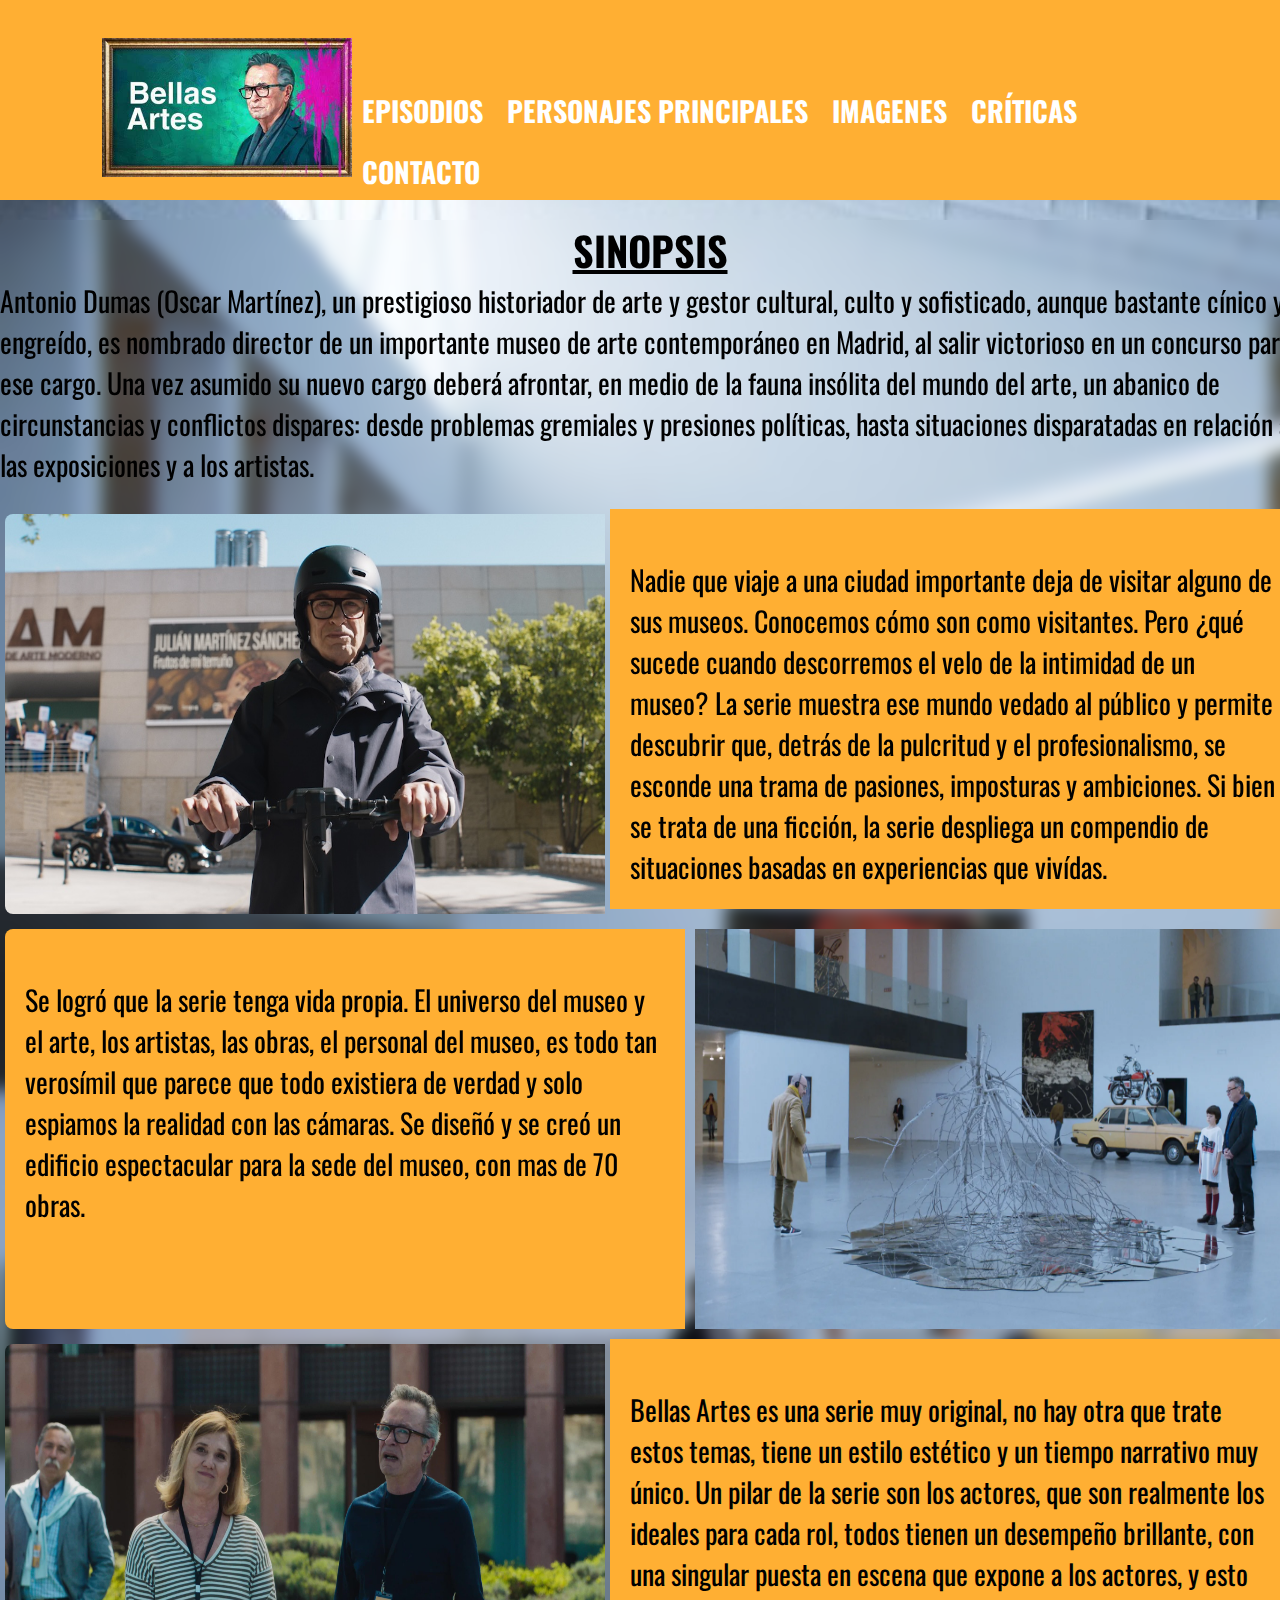
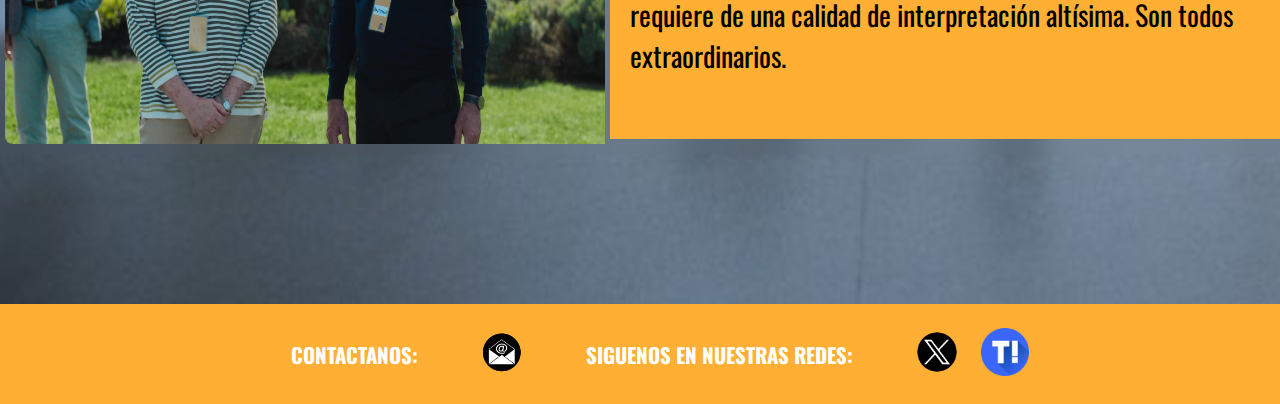
<file: index.html>
<!DOCTYPE html>
<html lang ="es">
 	<head>
		<meta charset="utf-8">
		<meta http-equiv>
		<meta name="viewport" content="width=device-width, initial-scale=1">
		<title> Serie | Bellas Artes </title>
		<link rel="preconnect" href="https://fonts.googleapis.com">
		<link rel="preconnect" href="https://fonts.gstatic.com" crossorigin>
		<link href="https://fonts.googleapis.com/css2?family=Oswald:wght@200&display=swap" rel="stylesheet">
		<link rel="stylesheet" href="https://cdnjs.cloudflare.com/ajax/libs/font-awesome/4.7.0/css/font-awesome.min.css">
		<link rel="stylesheet" type="text/css" href="css/sty.css"/>
 	</head>
	<body>
 		<header>
    	<div>
				<a href= "index.html"><img src="images/logo-ba.jpg" alt= "logo-inicio"></a> 	
    	</div>
				<a href="javascript:void(0);" class="icon" onclick="menuh()"><i class="fa fa-bars"></i></a>
    	<nav class ="" id="menu_h">
   			<ul>
	  			<li><a href="episodios.html">EPISODIOS</a></li>
				<li><a href="persprin.html">PERSONAJES PRINCIPALES</a></li>
	  			<li><a href="galeria.html">IMAGENES</a/></li>
	  			<li><a href="criticas.html">CRÍTICAS</a></li>
				<li><a href="contacto.html">CONTACTO</a></li>
	  		</ul>			
    	</nav>
  	</header>
  	<section>
  		<h1>SINOPSIS</h1>
  		<p>Antonio Dumas (Oscar Martínez), un prestigioso historiador de arte y gestor cultural, culto y sofisticado, aunque bastante cínico y engreído, es nombrado director de un importante museo de arte contemporáneo en Madrid, al salir victorioso en un concurso para ese cargo. Una vez asumido su nuevo cargo deberá afrontar, en medio de la fauna insólita del mundo del arte, un abanico de circunstancias y conflictos dispares: desde problemas gremiales y presiones políticas, hasta situaciones disparatadas en relación a las exposiciones y a los artistas.</p><br>
		<article class ="principal">
				<div>
					<img src= "images/img16.jpg" alt= "antonio y el monopatin"> <!--aside a la derecha-->
				</div>
				<aside>
					<p>
						Nadie que viaje a una ciudad importante deja de visitar alguno de sus museos. Conocemos cómo son como visitantes. Pero ¿qué sucede cuando descorremos el velo de la intimidad de un museo? La serie muestra ese mundo vedado al público y permite descubrir que, detrás de la pulcritud y el profesionalismo, se esconde una trama de pasiones, imposturas y ambiciones. Si bien se trata de una ficción, la serie despliega un compendio de situaciones basadas en experiencias que vivídas.
					</p>
				</aside>
			</article>
		<article class ="secundario">	
				<aside>
					<p>
						Se logró que la serie tenga vida propia. El universo del museo y el arte, los artistas, las obras, el personal del museo, es todo tan verosímil que parece que todo existiera de verdad y solo espiamos la realidad con las cámaras. Se diseñó y se creó un edificio espectacular para la sede del museo, con mas de 70 obras.
					</p>	
				</aside>
				<div>
					<img src ="images/img9.jpg" alt="recorrida por el MIDAM"> <!--aside a la izquierda-->
				</div>
			</article>
		<article class ="principal">
				<div>
					<img src= "images/img17.jpg" alt= "antonio en clase de yoga"> <!--aside a la derecha-->
				</div>
				<aside>
					<p>
						Bellas Artes es una serie muy original, no hay otra que trate estos temas, tiene un estilo estético y un tiempo narrativo muy único. Un pilar de la serie son los actores, que son realmente los ideales para cada rol, todos tienen un desempeño brillante, con una singular puesta en escena que expone a los actores, y esto requiere de una calidad de interpretación altísima. Son todos extraordinarios.
					</p>
				</aside>	
			</article>	
  	</section>
  	<footer>
		<p>Contactanos:</p>
		<a href="contacto.html"><img src="images/logo-correo.png" alt="correo"></a>
		<p>Siguenos en nuestras redes:</p>
		<a href= "https://twitter.com"><img src="images/logo-x.png" alt="red social X"></a>
		<a href= "https://taringa.net"><img src="images/logo-taringa.png" alt="blog Taringa"></a>
   	</footer>  
	<script type="text/javascript">
        function menuh() {
          var menu = document.getElementById("menu_h");
          if (menu.className === "") {
            menu.className += "adaptativo";
          } else {
            menu.className = "";
          }
        }
    </script>			
 	</body> 	
</html>
</file>
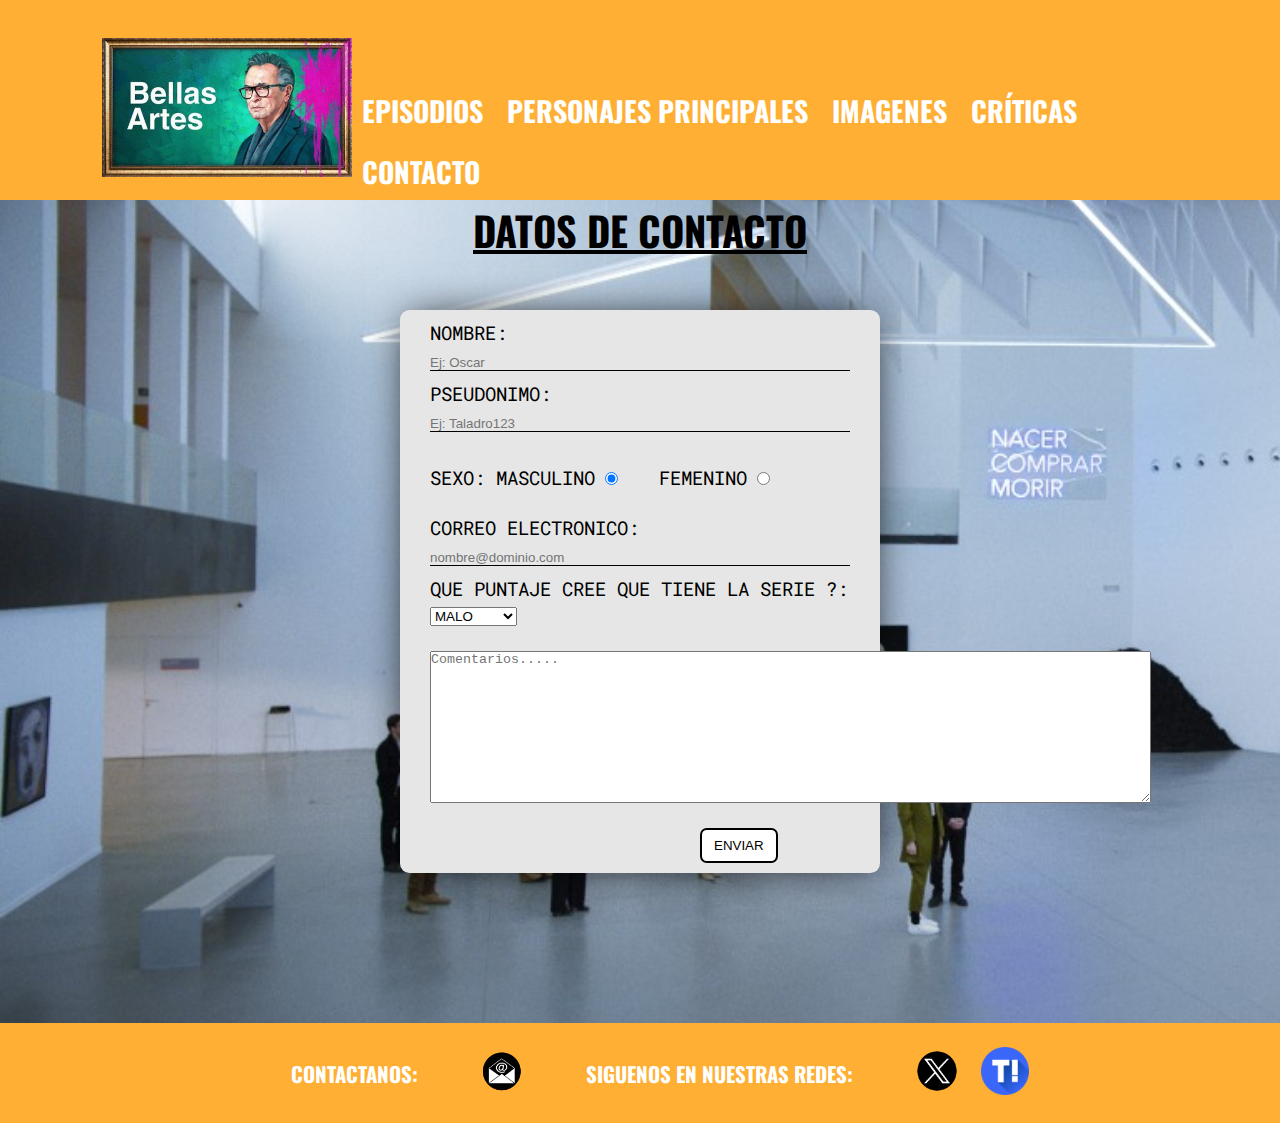
<file: contacto.html>
<!DOCTYPE html>
<html lang= "es">
  <head>
    <meta charset="utf-8">
	<meta name="viewport" content="width=device-width, initial-scale=1">
	<title>| Formulario de contacto |</title>
	<link rel="preconnect" href="https://fonts.googleapis.com">
	<link rel="preconnect" href="https://fonts.gstatic.com" crossorigin>
	<link href="https://fonts.googleapis.com/css2?family=Oswald:wght@200&display=swap" rel="stylesheet">
	<link href="https://fonts.googleapis.com/css2?family=Roboto+Mono:ital,wght@0,100..700;1,100..700&display=swap" rel="stylesheet">
	<link rel="stylesheet" href="https://cdnjs.cloudflare.com/ajax/libs/font-awesome/4.7.0/css/font-awesome.min.css">
	<link rel="stylesheet" type="text/css" href="css/sty.css"/>
  </head>
  <body>
   	<header>
    	<div>
				<a href= "index.html"><img src="images/logo-ba.jpg" alt= "logo-inicio"></a> 
    	</div>
    	<a href="javascript:void(0);" class="icon" onclick="menuh()"><i class="fa fa-bars"></i></a>
    	<nav id="menu_h" class="">
   			<ul>
	  			<li><a href="episodios.html">EPISODIOS</a></li>
					<li><a href="persprin.html">PERSONAJES PRINCIPALES</a></li>
	  			<li><a href="galeria.html">IMAGENES</a/></li>
	  			<li><a href="criticas.html">CRÍTICAS</a></li>
					<li><a href="contacto.html">CONTACTO</a></li>
	  		</ul>			
    	</nav>
  	</header>
  	<h1>DATOS DE CONTACTO</h1>
   <form class="formulario" action="" method="GET">
   	 	<label for= "nombre">NOMBRE:</label>	
   	 	<input required autocomplete="off" placeholder="Ej: Oscar"></input><br>
   	 	<label for= "pseudonimo">PSEUDONIMO:</label>
	 		<input autocomplete="off" placeholder="Ej: Taladro123"></input><br>
	 		<label for= "hombre">SEXO:</label>
	 		MASCULINO<input class="not" type= "radio" name ="sexo" value = "Masculino" id= "hombre" checked/>
	 		FEMENINO<input class="not" type= "radio" name= "sexo" value = "Femenino" id= "mujer"/><br>
	 		<label for ="email">CORREO ELECTRONICO:</label>
	 		<input type="email" name= "email" id= "correo" placeholder="nombre@dominio.com" required/><br>
	 		<label for ="puntaje" id= "puntaje">QUE PUNTAJE CREE QUE TIENE LA SERIE ?:</label>
	 		<select name ="puntaje">
	 		<option value= "M">MALO</option>
	 		<option value= "R">REGULAR</option>
	 		<option value= "B">BUENO</option>
	 		</select><br><br>
	 		<textarea rows="10" cols="88" placeholder="Comentarios....."></textarea>
	 		<button>ENVIAR</button>
   </form>
   <footer>
		<p>Contactanos:</p>
		<a href="contacto.html"><img src="images/logo-correo.png" alt="correo"></a>
		<p>Siguenos en nuestras redes:</p>
		<a href= "https://twitter.com"><img src="images/logo-x.png" alt="red social X"></a>
		<a href= "https://taringa.net"><img src="images/logo-taringa.png" alt="blog Taringa"></a>
   		<!--enviar el datetime con JS-->
   </footer>
   <script type="text/javascript">
        function menuh() {
          var menu = document.getElementById("menu_h");
          if (menu.className === "") {
            menu.className += "adaptativo";
          } else {
            menu.className = "";
          }
        }
    </script> 			
  </body>
</html>
</file>
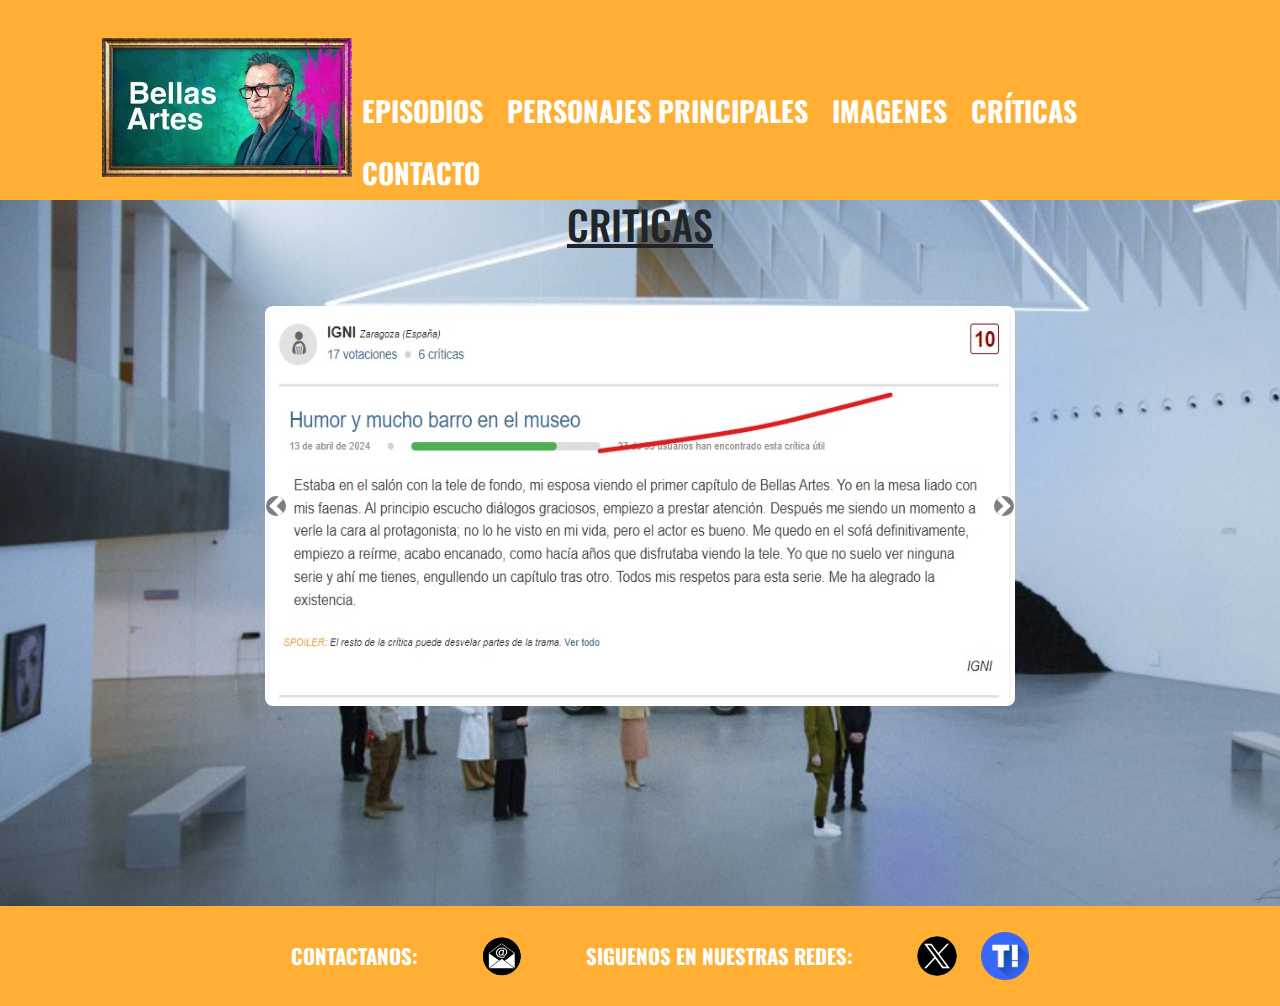
<file: criticas.html>
<!DOCTYPE html>
<html lang= "es">
  <head>
	<meta charset="utf-8">
	<meta name="viewport" content="width=device-width, initial-scale=1,shrink-to-fit=no">
	<title>| Criticas |</title>
	<link rel="preconnect" href="https://fonts.googleapis.com">
	<link rel="preconnect" href="https://fonts.gstatic.com" crossorigin>
	<link href="https://fonts.googleapis.com/css2?family=Oswald:wght@200&display=swap" rel="stylesheet">
	<link rel="stylesheet" href="https://cdn.jsdelivr.net/npm/bootstrap@4.0.0/dist/css/bootstrap.min.css" integrity="sha384-Gn5384xqQ1aoWXA+058RXPxPg6fy4IWvTNh0E263XmFcJlSAwiGgFAW/dAiS6JXm" crossorigin="anonymous">
	<link rel="stylesheet" href="https://cdnjs.cloudflare.com/ajax/libs/font-awesome/4.7.0/css/font-awesome.min.css">
	<link rel="stylesheet" type="text/css" href="css/sty.css"/>
  </head>
  <body>
	<header>
    	<div>
				<a href= "index.html"><img src="images/logo-ba.jpg" alt= "logo-inicio"></a> 	
    	</div>
    	<a href="javascript:void(0);" class="icon" onclick="menuh()"><i class="fa fa-bars"></i></a>
    	<nav id="menu_h" class="">
   			<ul>
	  			<li><a href="episodios.html">EPISODIOS</a></li>
					<li><a href="persprin.html">PERSONAJES PRINCIPALES</a></li>
	  			<li><a href="galeria.html">IMAGENES</a/></li>
	  			<li><a href="criticas.html">CRÍTICAS</a></li>
				<li><a href="contacto.html">CONTACTO</a></li>
	  		</ul>			
    	</nav>
  	</header>
  	<h1>CRITICAS</h1>
  			<div id="carouselExampleControls" class="carousel slide" data-ride="carousel">
  				<div class="carousel-inner">
    				<div class="carousel-item active">
      				<img class="d-block w-100" src="images/criticas/crti1.jpg" alt="First slide">
    				</div>
    				<div class="carousel-item">
      				<img class="d-block w-100" src="images/criticas/crti2.jpg" alt="Second slide">
    				</div>
    				<div class="carousel-item">
      				<img class="d-block w-100" src="images/criticas/crti3.jpg" alt="Third slide">
    				</div>
    				<div class="carousel-item">
      				<img class="d-block w-100" src="images/criticas/crti4.jpg" alt="Fourth slide">
    				</div>
    				<div class="carousel-item">
      				<img class="d-block w-100" src="images/criticas/crti5.jpg" alt="Fifth slide">
    				</div>
    				<div class="carousel-item">
      				<img class="d-block w-100" src="images/criticas/crti6.jpg" alt="Sixth slide">
    				</div>
  				</div>
  				<a class="carousel-control-prev" href="#carouselExampleControls" role="button" data-slide="prev">
    				<span class="carousel-control-prev-icon" aria-hidden="true"></span>
    				<span class="sr-only">Anterior</span>
  				</a>
  				<a class="carousel-control-next" href="#carouselExampleControls" role="button" data-slide="next">
    				<span class="carousel-control-next-icon" aria-hidden="true"></span>
    				<span class="sr-only">Siguiente</span>
  				</a>
				</div>
		<footer>
			<p>Contactanos:</p>
			<a href="contacto.html"><img src="images/logo-correo.png" alt="correo"></a>
			<p>Siguenos en nuestras redes:</p>
			<a href= "https://twitter.com"><img src="images/logo-x.png" alt="red social X"></a>
			<a href= "https://taringa.net"><img src="images/logo-taringa.png" alt="blog Taringa"></a>
   		<!--enviar el datetime con JS-->
   	</footer>  			
  <script src="https://code.jquery.com/jquery-3.2.1.slim.min.js" integrity="sha384-KJ3o2DKtIkvYIK3UENzmM7KCkRr/rE9/Qpg6aAZGJwFDMVNA/GpGFF93hXpG5KkN" crossorigin="anonymous"></script>
	<script src="https://cdn.jsdelivr.net/npm/popper.js@1.12.9/dist/umd/popper.min.js" integrity="sha384-ApNbgh9B+Y1QKtv3Rn7W3mgPxhU9K/ScQsAP7hUibX39j7fakFPskvXusvfa0b4Q" crossorigin="anonymous"></script>
	<script src="https://cdn.jsdelivr.net/npm/bootstrap@4.0.0/dist/js/bootstrap.min.js" integrity="sha384-JZR6Spejh4U02d8jOt6vLEHfe/JQGiRRSQQxSfFWpi1MquVdAyjUar5+76PVCmYl" crossorigin="anonymous"></script>
	<script type="text/javascript">
        function menuh() {
          var menu = document.getElementById("menu_h");
          if (menu.className === "") {
            menu.className += "adaptativo";
          } else {
            menu.className = "";
          }
        }
    </script>		
  </body>
</html>
</file>
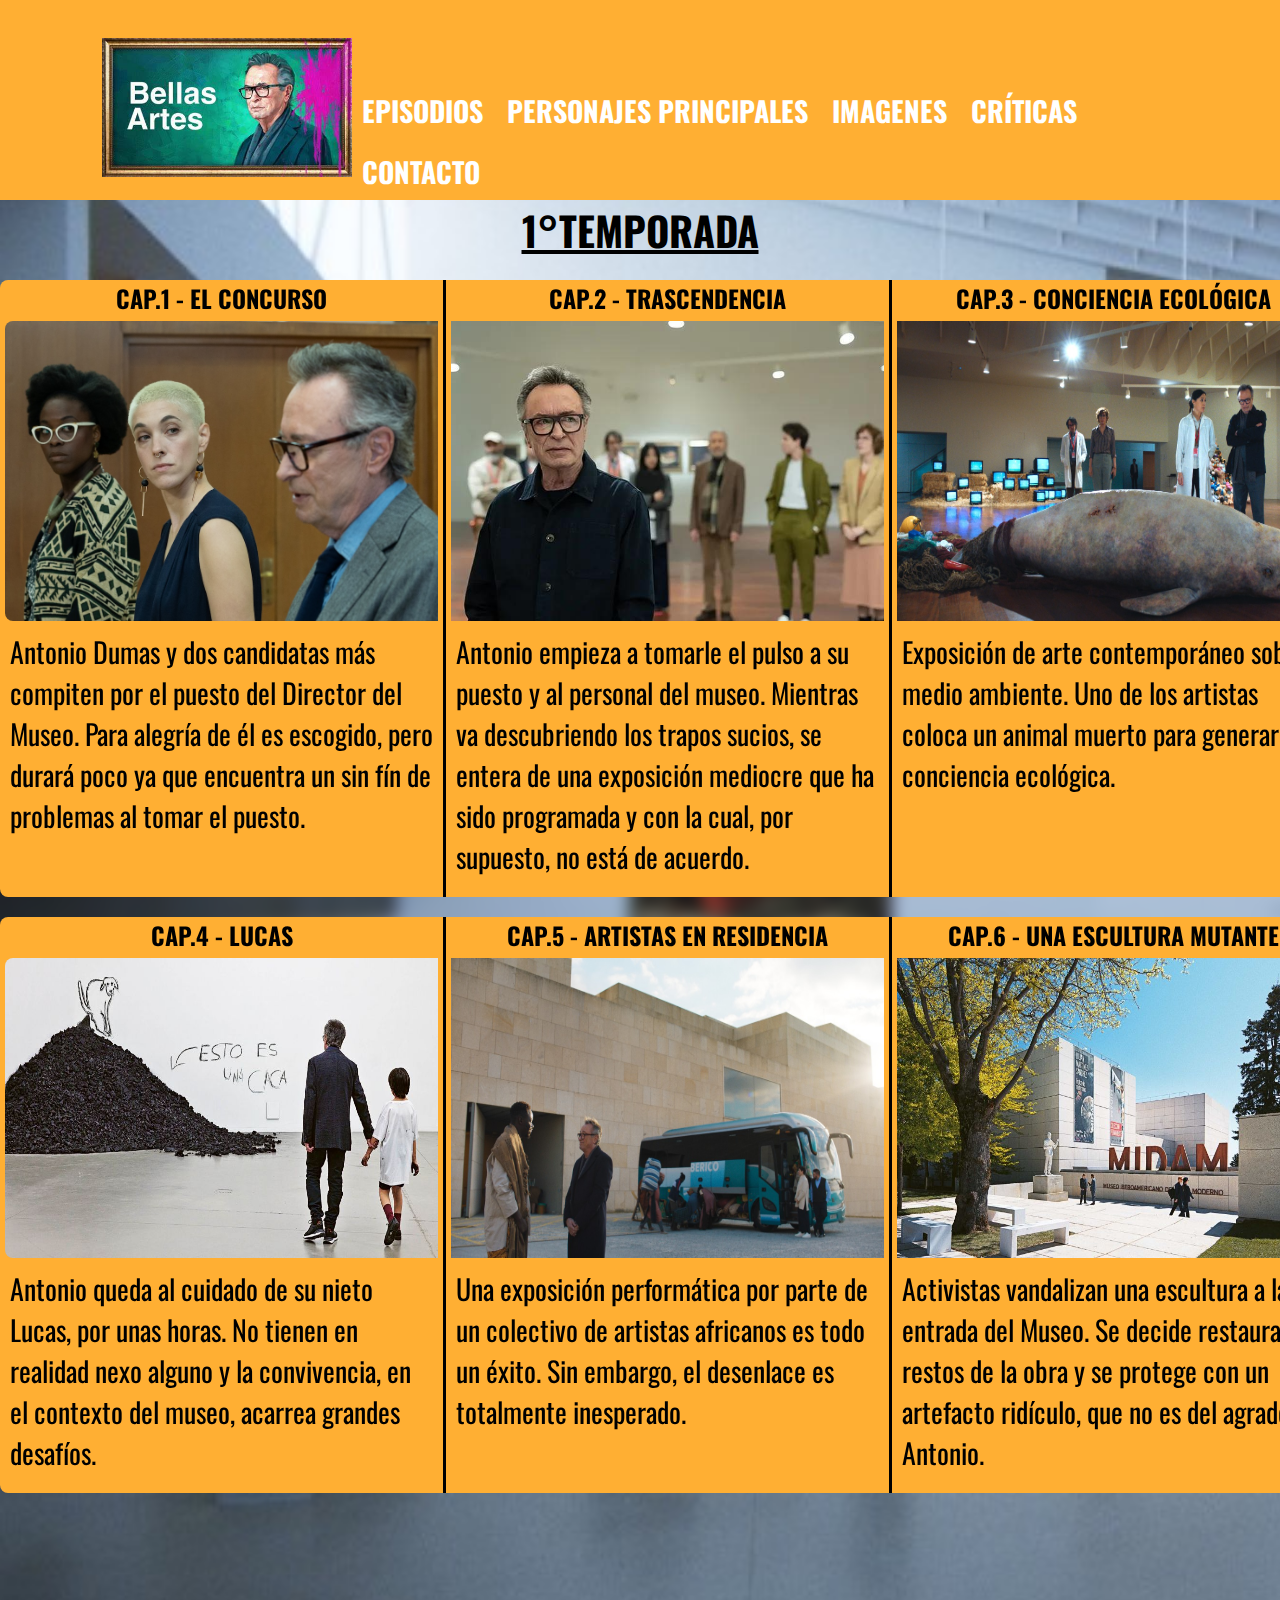
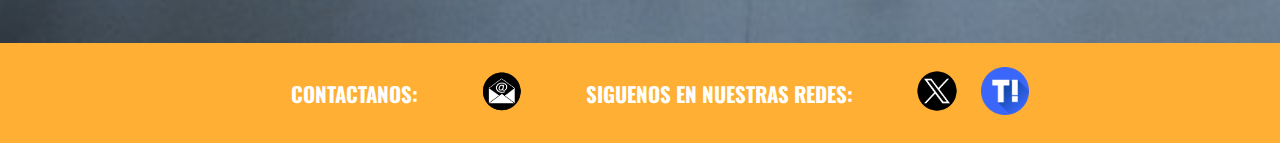
<file: episodios.html>
<!DOCTYPE html>
<html lang ="es">
  <head>
	<meta charset="utf-8">
	<meta name="viewport" content="width=device-width, initial-scale=1">
	<title>| Episodios |</title>
	<link rel="preconnect" href="https://fonts.googleapis.com">
	<link rel="preconnect" href="https://fonts.gstatic.com" crossorigin>
	<link href="https://fonts.googleapis.com/css2?family=Oswald:wght@200&display=swap" rel="stylesheet">
	<link rel="stylesheet" href="https://cdnjs.cloudflare.com/ajax/libs/font-awesome/4.7.0/css/font-awesome.min.css">
	<link rel="stylesheet" type="text/css" href="css/sty.css"/>
  </head>
  <body>
  	<header>
    	<div>
				<a href= "index.html"><img src="images/logo-ba.jpg" alt= "logo-inicio"></a>
    	</div>
    	<a href="javascript:void(0);" class="icon" onclick="menuh()"><i class="fa fa-bars"></i></a>
    	<nav id="menu_h" class="">
   			<ul>
	  			<li><a href="episodios.html">EPISODIOS</a></li>
					<li><a href="persprin.html">PERSONAJES PRINCIPALES</a></li>
	  			<li><a href="galeria.html">IMAGENES</a/></li>
	  			<li><a href="criticas.html">CRÍTICAS</a></li>
					<li><a href="contacto.html">CONTACTO</a></li>
	  		</ul>			
    	</nav>
  	</header>
		<h1>1°TEMPORADA</h1>
  	<section>
  		<article class ="episodes">
  			<span style="border-top-left-radius: 0.5em;
	border-bottom-left-radius: 0.5em;"><h2>CAP.1 - EL CONCURSO</h2><img src="images/episodios/ep1-concurso.jpg" alt="el concurso" style= "border-top-left-radius: 0.5em; border-bottom-left-radius: 0.5em ;">
					<div>
  					<p>Antonio Dumas y dos candidatas más compiten por el puesto del Director del Museo. Para alegría de él es escogido, pero durará poco ya que encuentra un sin fín de problemas al tomar el puesto.</p>
  				</div>	
  			</span>
  			<span class="bordes"><h2>CAP.2 - TRASCENDENCIA</h2><img src="images/episodios/ep2-trascendencia.jpg" alt="trascendencia">
  				<div>
  					<p>Antonio empieza a tomarle el pulso a su puesto y al personal del museo. Mientras va descubriendo los trapos sucios, se entera de una exposición mediocre que ha sido programada y con la cual, por supuesto, no está de acuerdo.</p>
  				</div>
  			</span>
  			<span style="border-top-right-radius: 0.5em;
	border-bottom-right-radius: 0.5em;"><h2>CAP.3 - CONCIENCIA ECOLÓGICA</h2><img src="images/episodios/ep3-conc_eco.jpg" alt="conciencia ecológica"style= "border-top-right-radius: 0.5em; border-bottom-right-radius: 0.5em ;">
  				<div>
  					<p>Exposición de arte contemporáneo sobre medio ambiente. Uno de los artistas coloca un animal muerto para generar conciencia ecológica.</p>
  				</div>
  			</span>		
  		</article>	
  		<article class ="episodes">
  			<span style="border-top-left-radius: 0.5em;
	border-bottom-left-radius: 0.5em;"><h2>CAP.4 - LUCAS</h2><img src="images/episodios/ep4-lucas.jpg" alt="lucas" style= "border-top-left-radius: 0.5em; border-bottom-left-radius: 0.5em ;">
  				<div>
  					<p>Antonio queda al cuidado de su nieto Lucas, por unas horas. No tienen en realidad nexo alguno y la convivencia, en el contexto del museo, acarrea grandes desafíos.</p>
  				</div>
  			</span>
  			<span class="bordes"><h2>CAP.5 - ARTISTAS EN RESIDENCIA</h2><img src="images/episodios/ep5-art_en_resi.jpg" alt="artistas en residencia">
  				<div>
  					<p>Una exposición performática por parte de un colectivo de artistas africanos es todo un éxito. Sin embargo, el desenlace es totalmente inesperado.</p>
  				</div>
  			</span>
  			<span style ="border-top-right-radius: 0.5em;
	border-bottom-right-radius: 0.5em;"><h2>CAP.6 - UNA ESCULTURA MUTANTE</h2><img src="images/episodios/ep6-escultura.jpg" alt="una escultura mutante"style= "border-top-right-radius: 0.5em; border-bottom-right-radius: 0.5em ;">
  				<div>
  					<p>Activistas vandalizan una escultura a la entrada del Museo. Se decide restaurar los restos de la obra y se protege con un artefacto ridículo, que no es del agrado de Antonio.</p>
  				</div>
  			</span>		
  		</article>	
  	</section>
   <footer>
		<p>Contactanos:</p>
		<a href="contacto.html"><img src="images/logo-correo.png" alt="correo"></a>
		<p>Siguenos en nuestras redes:</p>
		<a href= "https://twitter.com"><img src="images/logo-x.png" alt="red social X"></a>
		<a href= "https://taringa.net"><img src="images/logo-taringa.png" alt="blog Taringa"></a>
   		<!--enviar el datetime con JS-->
   </footer>
   <script type="text/javascript">
        function menuh() {
          var menu = document.getElementById("menu_h");
          if (menu.className === "") {
            menu.className += "adaptativo";
          } else {
            menu.className = "";
          }
        }
    </script>						
  </body>
</html>
</file>
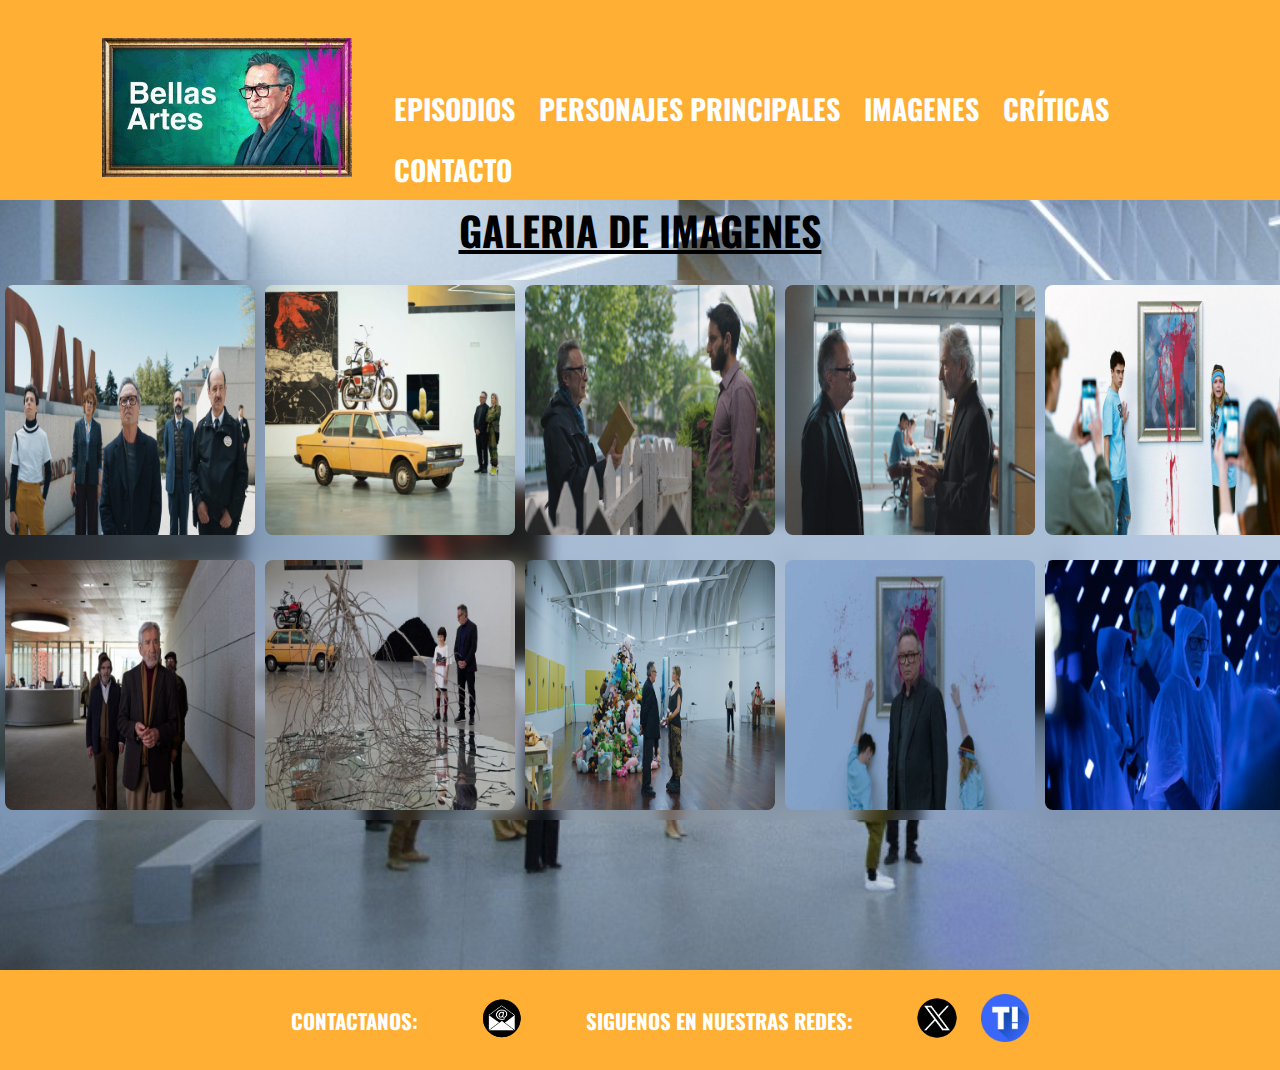
<file: galeria.html>
<!DOCTYPE html>
<html lang ="es">
  <head>
	<meta charset="utf-8">
	<meta name="viewport" content="width=device-width, initial-scale=1">
	<title>| Imagenes |</title>
	<link rel="preconnect" href="https://fonts.googleapis.com">
	<link rel="preconnect" href="https://fonts.gstatic.com" crossorigin>
	<link href="https://fonts.googleapis.com/css2?family=Oswald:wght@200&display=swap" rel="stylesheet">
	<link rel="stylesheet" href="https://cdnjs.cloudflare.com/ajax/libs/font-awesome/4.7.0/css/font-awesome.min.css">
	<link rel="stylesheet" type="text/css" href="css/lightbox.css"/>
	<link rel="stylesheet" type="text/css" href="css/sty.css"/>	
	<script src="js/lightbox-plus-jquery.min.js"></script>	
  </head>
  <body>
   <header>
    	<div>
				<a href= "index.html"><img src="images/logo-ba.jpg" alt= "logo-inicio"></a>
    	</div>
    	<a href="javascript:void(0);" class="icon" onclick="menuh()"><i class="fa fa-bars"></i></a>
    	<nav id="menu_h" class="">
   			<ul>
	  			<li><a href="episodios.html">EPISODIOS</a></li>
					<li><a href="persprin.html">PERSONAJES PRINCIPALES</a></li>
	  			<li><a href="galeria.html">IMAGENES</a/></li>
	  			<li><a href="criticas.html">CRÍTICAS</a></li>
					<li><a href="contacto.html">CONTACTO</a></li>
	  		</ul>			
    	</nav>
  	</header>
  	<h1>GALERIA DE IMAGENES</h1>
  	<section>
  		<article class ="gallery">
  				<a class="example-image-link" href="images/galeria/img2.jpg" data-lightbox="bellas" data-title="Problemas con escultura vandalizada"><img class="example-image" src="images/galeria/img2-l2.jpg" alt="midam"/></a>
  				<a class="example-image-link" href="images/galeria/img3.jpg" data-lightbox="bellas" data-title="Obra de arte favorita de Antonio"><img class="example-image" src="images/galeria/img3-l3.jpg" alt="la obra favorita"/></a>
  				<a class="example-image-link" href="images/galeria/img8.jpg" data-lightbox="bellas" data-title="Regalo para lucas"><img class="example-image" src="images/galeria/img8-l8.jpg" alt="regalo lucas"/></a>
  				<a class="example-image-link" href="images/galeria/img9.jpg" data-lightbox ="bellas" data-title="Confrontacion con artista mediocre"><img class="example-image" src="images/galeria/img9-l9.jpg" alt="rival de antonio"/></a>
  				<a class="example-image-link" href="images/galeria/img10.jpg" data-lightbox="bellas" data-title="Protesta ecologica"><img class="example-image" src="images/galeria/img10-l10.jpg" alt="ecologistas"/></a>
   		</article>
   		<article class ="gallery">
  				<a class="example-image-link" href="images/galeria/img13.jpg" data-lightbox="bellas" data-title="El protegido de la ministra"><img class="example-image" src="images/galeria/img13-l13.jpg" alt="el protegido"/></a>
  				<a class="example-image-link" href="images/galeria/img14.jpg" data-lightbox="bellas" data-title="Admirando basura con lucas"><img class="example-image" src="images/galeria/img14-l14.jpg" alt="lucas"/></a>
  				<a class="example-image-link" href="images/galeria/img15.jpg" data-lightbox="bellas" data-title="La obra de Anka"><img class="example-image" src="images/galeria/img15-l15.jpg" alt="anka podorowska"/></a>
  				<a class="example-image-link" href="images/galeria/img18.jpeg" data-lightbox ="bellas" data-title="Era solo un sueño"><img class="example-image" src="images/galeria/img18-l18.jpg" alt="eliminando ecologistas"/></a>
  				<a class="example-image-link" href="images/galeria/img19.jpg" data-lightbox="bellas" data-title="La mejor obra de la serie"><img class="example-image" src="images/galeria/img19-l19.jpg" alt="obra koreana"/></a>
  		</article>		
  	</section>		
	 <footer>
		<p>Contactanos:</p>
		<a href="contacto.html"><img src="images/logo-correo.png" alt="correo"></a>
		<p>Siguenos en nuestras redes:</p>
		<a href= "https://twitter.com"><img src="images/logo-x.png" alt="red social X"></a>
		<a href= "https://taringa.net"><img src="images/logo-taringa.png" alt="blog Taringa"></a>
   		<!--enviar el datetime con JS-->
   </footer>
   <script type="text/javascript">
        function menuh() {
          var menu = document.getElementById("menu_h");
          if (menu.className === "") {
            menu.className += "adaptativo";
          } else {
            menu.className = "";
          }
        }
    </script> 			
  </body>
</html>
</file>
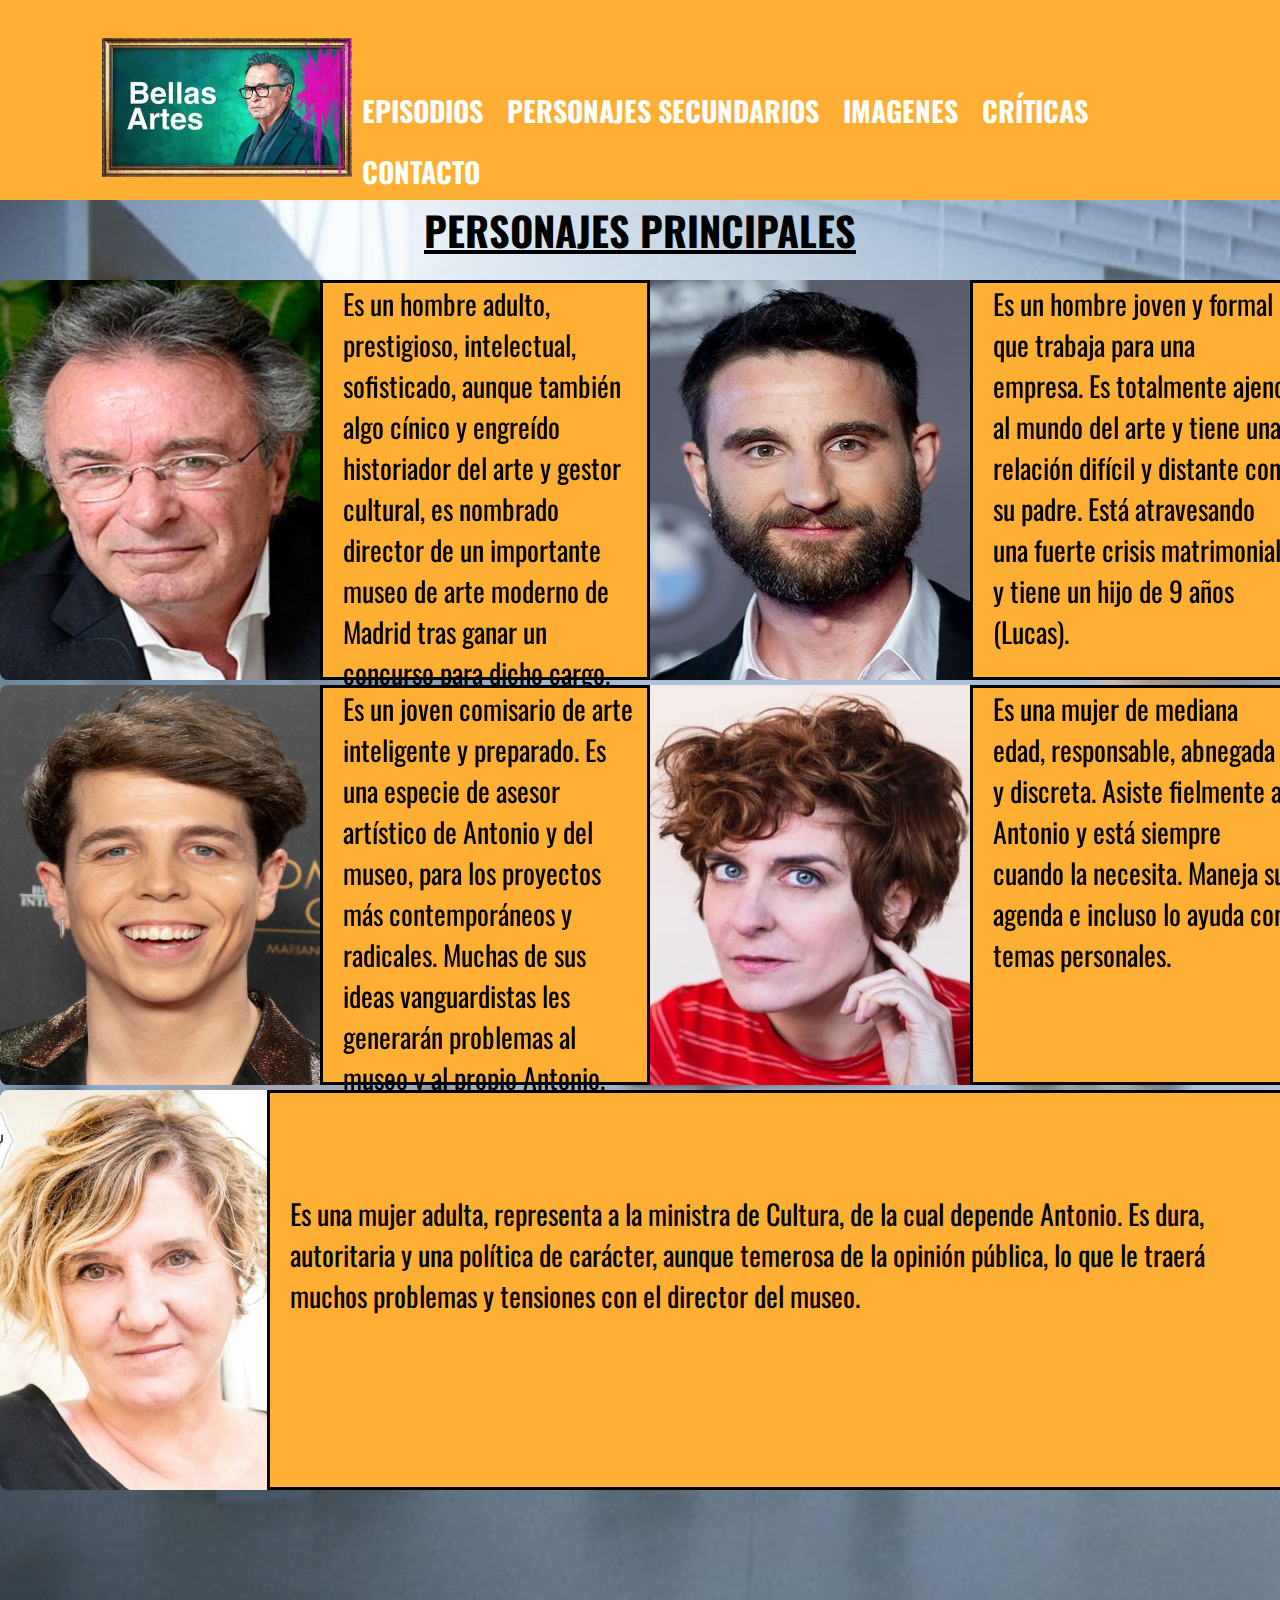
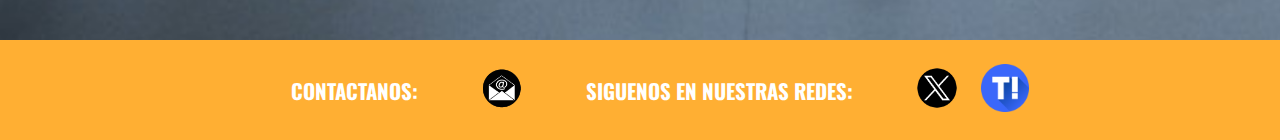
<file: persprin.html>
<!DOCTYPE html>
<html lang= "es">
  <head>
	<meta charset="utf-8">
	<meta name="viewport" content="width=device-width, initial-scale=1">
	<title>| Personajes Principales |</title>
	<link rel="preconnect" href="https://fonts.googleapis.com">
	<link rel="preconnect" href="https://fonts.gstatic.com" crossorigin>
	<link href="https://fonts.googleapis.com/css2?family=Oswald:wght@200&display=swap" rel="stylesheet">
	<link rel="stylesheet" href="https://cdnjs.cloudflare.com/ajax/libs/font-awesome/4.7.0/css/font-awesome.min.css">
	<link rel="stylesheet" type="text/css" href="css/sty.css"/>
  </head>
  <body>
  	<header>
    	<div>
				<a href= "index.html"><img src="images/logo-ba.jpg" alt= "logo-inicio"></a>
    	</div>
    	<a href="javascript:void(0);" class="icon" onclick="menuh()"><i class="fa fa-bars"></i></a>
    	<nav id="menu_h" class="">
   			<ul>
	  			<li><a href="episodios.html">EPISODIOS</a></li>
					<li><a href="perssecu.html">PERSONAJES SECUNDARIOS</a></li>
	  			<li><a href="galeria.html">IMAGENES</a/></li>
	  			<li><a href="criticas.html">CRÍTICAS</a></li>
				<li><a href="contacto.html">CONTACTO</a></li>
	  		</ul>			
    	</nav>
  	</header>
  	<h1>PERSONAJES PRINCIPALES</h1>
  	<section>
  	  <article class= "personajes">
  	    <span>
  	    	<img src= "images/personajes/principales/antonioprin.jpg" alt= "antonio dumas"style="border-top-left-radius: 0.5em; border-bottom-left-radius: 0.5em;">
  	    </span>
  	    <aside>
  	    		<p>Es un hombre adulto, prestigioso, intelectual, sofisticado, aunque también algo cínico y engreído historiador del arte y gestor cultural, es nombrado director de un importante museo de arte moderno de Madrid tras ganar un concurso para dicho cargo.</p>
  	    	</aside>
  	    <span>
  	    	<img src= "images/personajes/principales/josepprin.jpg" alt= "josep dumas">
  	    </span>
  	    <aside style="border-top-right-radius: 0.5em; border-bottom-right-radius: 0.5em;">
  	    	  	<p>Es un hombre joven y formal que trabaja para una empresa. Es totalmente ajeno al mundo del arte y tiene una relación difícil y distante con su padre. Está atravesando una fuerte crisis matrimonial y tiene un hijo de 9 años (Lucas).</p>
  	    	</aside>
  	    </article>	  
  	    <article class="personajes">	
  	    	<span>
  	    		<img src= "images/personajes/principales/leoprin.jpg" alt= "leo urriola"style="border-top-left-radius: 0.5em; border-bottom-left-radius: 0.5em;">
  	    </span>
  	    	<aside>
  	    		<p>Es un joven comisario de arte inteligente y preparado. Es una especie de asesor artístico de Antonio y del museo, para los proyectos más contemporáneos y radicales. Muchas de sus ideas vanguardistas les generarán problemas al museo y al propio Antonio.</p>
  	    	</aside>
  	    <span>
  	    	<img src= "images/personajes/principales/marisaprin.jpg" alt= "marisa mora">
  	    </span>
  	    <aside style="border-top-right-radius: 0.5em; border-bottom-right-radius: 0.5em;">
  	    		<p>Es una mujer de mediana edad, responsable, abnegada y discreta. Asiste fielmente a Antonio y está siempre cuando la necesita. Maneja su agenda e incluso lo ayuda con temas personales.</p>
  	    </aside>	
  	  </article>
  	    <div class="personajes" id="pers">
  	    	<img src= "images/personajes/principales/mariaprin.jpg" alt= "maria gutierrez">
  	    	<aside>
  	    		<p>Es una mujer adulta, representa a la ministra de Cultura, de la cual depende Antonio. Es dura, autoritaria y una política de carácter, aunque temerosa de la opinión pública, lo que le traerá muchos problemas y tensiones con el director del museo.</p>
  	    	</aside>		
  	    </div>   
  	</section>
   <footer>
		<p>Contactanos:</p>
		<a href="contacto.html"><img src="images/logo-correo.png" alt="correo"></a>
		<p>Siguenos en nuestras redes:</p>
		<a href= "https://twitter.com"><img src="images/logo-x.png" alt="red social X"></a>
		<a href= "https://taringa.net"><img src="images/logo-taringa.png" alt="blog Taringa"></a>
   		<!--enviar el datetime con JS-->
   </footer>
   <script type="text/javascript">
        function menuh() {
          var menu = document.getElementById("menu_h");
          if (menu.className === "") {
            menu.className += "adaptativo";
          } else {
            menu.className = "";
          }
        }
    </script> 				
  </body>
</html>
</file>
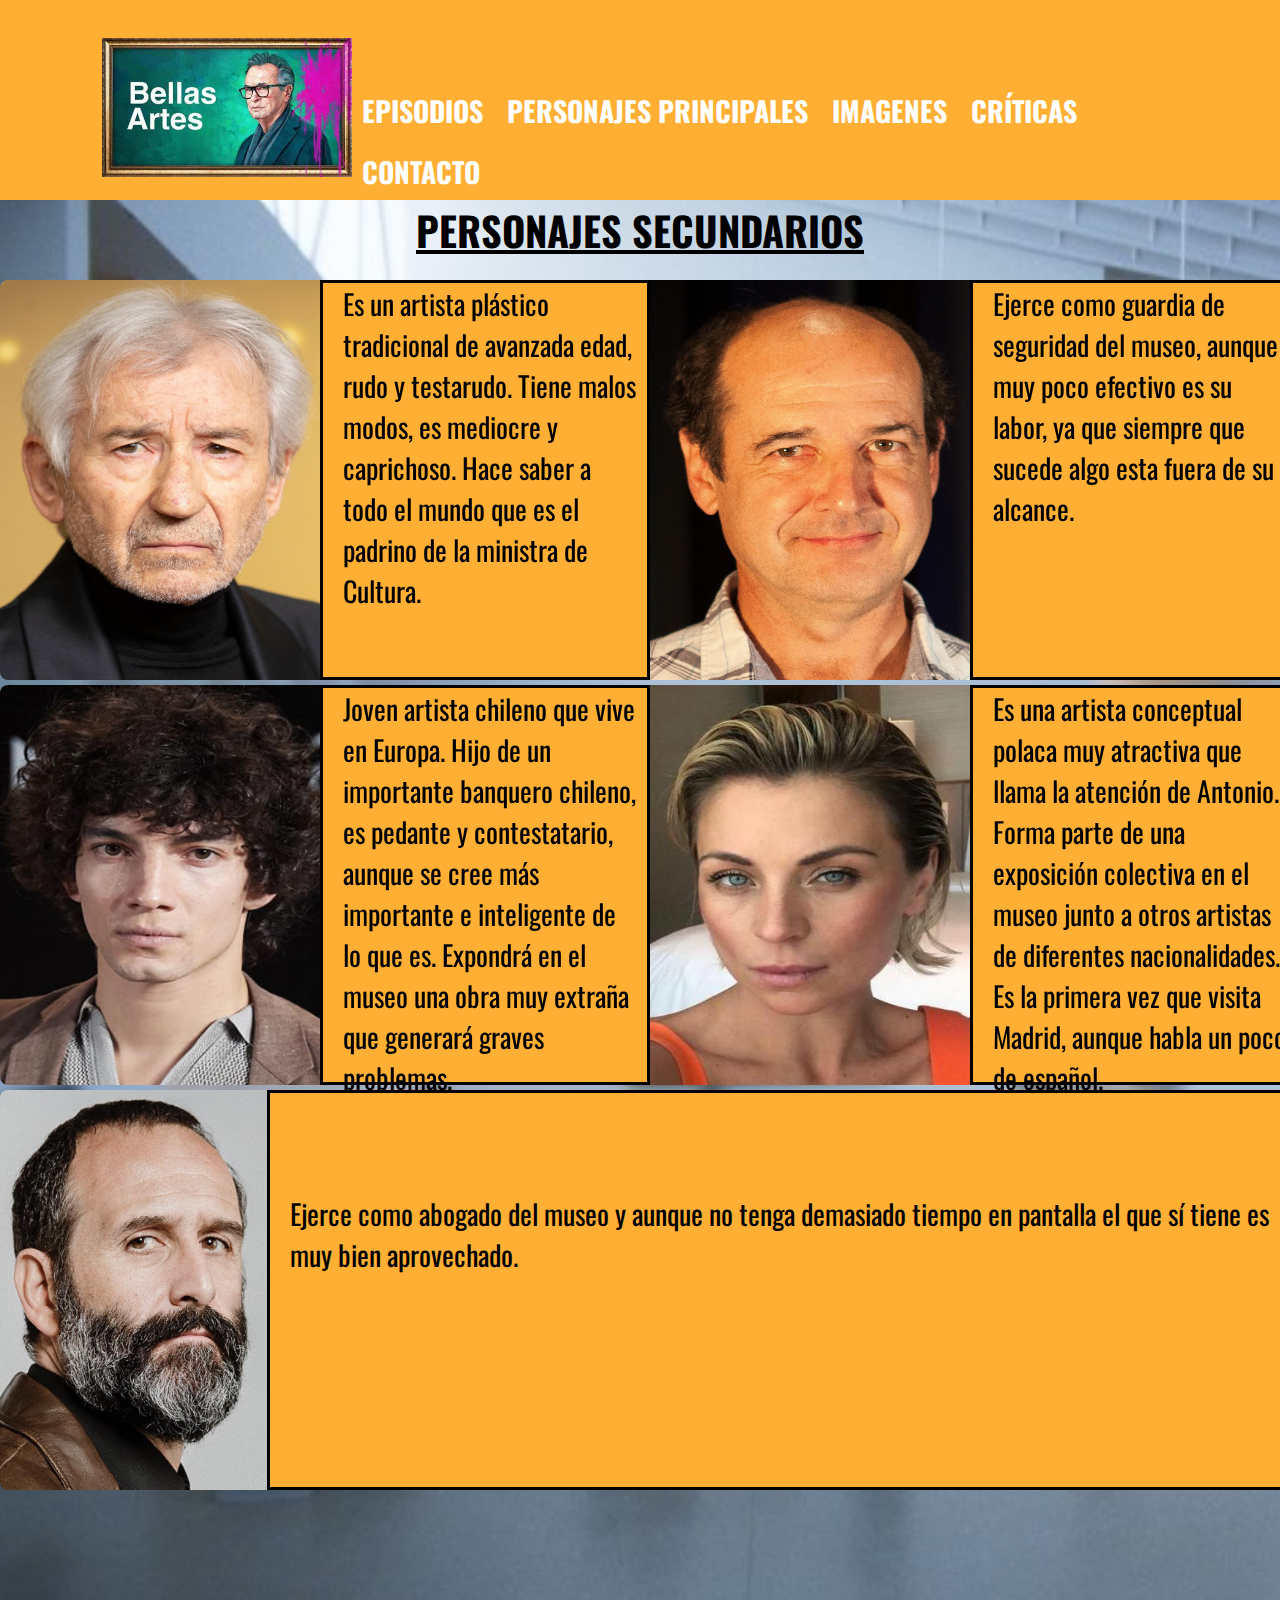
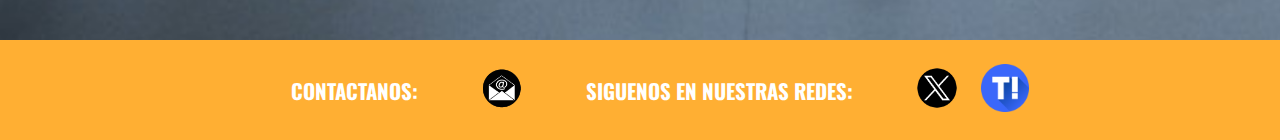
<file: perssecu.html>
<!DOCTYPE html>
<html lang= "es">
  <head>
	<meta charset="utf-8">
	<meta name="viewport" content="width=device-width, initial-scale=1">
	<title>| Personajes Secundarios |</title>
	<link rel="preconnect" href="https://fonts.googleapis.com">
	<link rel="preconnect" href="https://fonts.gstatic.com" crossorigin>
	<link href="https://fonts.googleapis.com/css2?family=Oswald:wght@200&display=swap" rel="stylesheet">
	<link rel="stylesheet" href="https://cdnjs.cloudflare.com/ajax/libs/font-awesome/4.7.0/css/font-awesome.min.css">
	<link rel="stylesheet" type="text/css" href="css/sty.css"/>
  </head>
  <body>
  	<header>
    	<div>
				<a href= "index.html"><img src="images/logo-ba.jpg" alt= "logo-inicio"></a>
    	</div>
    	<a href="javascript:void(0);" class="icon" onclick="menuh()"><i class="fa fa-bars"></i></a>
    	<nav id="menu_h" class="">
   			<ul>
	  			<li><a href="episodios.html">EPISODIOS</a></li>
					<li><a href="persprin.html">PERSONAJES PRINCIPALES</a></li>
	  			<li><a href="galeria.html">IMAGENES</a/></li>
	  			<li><a href="criticas.html">CRÍTICAS</a></li>
				<li><a href="contacto.html">CONTACTO</a></li>
	  		</ul>			
    	</nav>
  	</header>
  	<h1>PERSONAJES SECUNDARIOS</h1>
  	<section>
  	  <article class="personajes">
  	    <span>
  	    	<img src= "images/personajes/secundarios/juliansecu.jpg" alt= "julian martinez sanchez" style="border-top-left-radius: 0.5em; border-bottom-left-radius: 0.5em;">
  	    </span>	
  	    <aside>
  	    		<p>Es un artista plástico tradicional de avanzada edad, rudo y testarudo. Tiene malos modos, es mediocre y caprichoso. Hace saber a todo el mundo que es el padrino de la ministra de Cultura.</p>
  	    </aside>
  	    <span>
  	    		<img src= "images/personajes/secundarios/garciasecu.jpg" alt= "garcia">
  	    </span>
  	    <aside style="border-top-right-radius: 0.5em; border-bottom-right-radius: 0.5em;">
  	    		 <p>Ejerce como guardia de seguridad del museo, aunque muy poco efectivo es su labor, ya que siempre que sucede algo esta fuera de su alcance.</p>
  	    </aside>
  	  </article>	
  	  <article class="personajes">		
  	    <span>
  	    	<img src= "images/personajes/secundarios/selknamsecu.jpg" alt= "selknam" style="border-top-left-radius: 0.5em; border-bottom-left-radius: 0.5em;">
  	    </span>
  	    <aside>
  	    		<p>Joven artista chileno que vive en Europa. Hijo de un importante banquero chileno, es pedante y contestatario, aunque se cree más importante e inteligente de lo que es. Expondrá en el museo una obra muy extraña que generará graves problemas.</p>
  	    </aside>
  	    <span>
  	    	<img src= "images/personajes/secundarios/ankasecu.jpg" alt= "anka podorowska">
  	    </span>
  	    <aside style="border-top-right-radius: 0.5em; border-bottom-right-radius: 0.5em;">
  	    		<p>Es una artista conceptual polaca muy atractiva que llama la atención de Antonio. Forma parte de una exposición colectiva en el museo junto a otros artistas de diferentes nacionalidades. Es la primera vez que visita Madrid, aunque habla un poco de español.</p>
  	    </aside>
  	   </article> 
  	    <div class="personajes" id="pers">
  	    	<img src= "images/personajes/secundarios/andressecu.jpg" alt= "andres navarro">
  	    	<aside>
  	    		<p>Ejerce como abogado del museo y aunque no tenga demasiado tiempo en pantalla el que sí tiene es muy bien aprovechado.</p>
  	    	</aside>		
  	    </div> 
  	</section>
   <footer>
		<p>Contactanos:</p>
		<a href="contacto.html"><img src="images/logo-correo.png" alt="correo"></a>
		<p>Siguenos en nuestras redes:</p>
		<a href= "https://twitter.com"><img src="images/logo-x.png" alt="red social X"></a>
		<a href= "https://taringa.net"><img src="images/logo-taringa.png" alt="blog Taringa"></a>
   		<!--enviar el datetime con JS-->
   </footer>
   <script type="text/javascript">
        function menuh() {
          var menu = document.getElementById("menu_h");
          if (menu.className === "") {
            menu.className += "adaptativo";
          } else {
            menu.className = "";
          }
        }
    </script>  				
  </body>
</html>
</file>
<file: css/sty.css>
* {
	padding: 0px;
	margin: 0px;
	box-sizing: border-box;
}

body{
	font-family :'Oswald',sans-serif;
	background-image: url(../images/img4.jpg) ;
	background-repeat: no-repeat;
	background-size: cover ;
}

header{
	display: flex;
	justify-content: space-between;
	height: 200px;
	padding: 3% 8% 3% 8%;
	background-color: #FFAF33;

}

header div a img{
	width: 250px;
}

nav ul{
	margin-top: 5%
}

nav ul li{
	display: inline-flex;
}

nav ul li a{
	font-size: 1.75rem;
	text-transform: uppercase;
	font-weight: bold;
	margin: 10px;
}

nav ul li a:hover{
	color: #000000;
}
a{
 	text-decoration: none;
	color:#FFFFFF;
}

.icon { display: none; }

section{
	width: 1300px;
	margin-left: auto;
	margin-right: auto;
	margin-top: 20px;
	margin-bottom: 50px;
	border-radius: 0.5em;
	backdrop-filter: blur(8px);
}

.principal{
	display: flex;
}

.principal div img{
	width: 600px;
	height: 400px;
	margin: 5px;
	border-top-left-radius: 0.5em;
	border-bottom-left-radius: 0.5em;	
}

.principal aside{
	background-color: #FFAF33;
	width: 685px;
	height: 400px;
	border-top-right-radius: 0.5em;
	border-bottom-right-radius: 0.5em;
}

.principal aside p{
	text-align: left;
	margin-left: 20px;
	margin-right: 20px;
	margin-top: 50px;
	overflow-wrap: break-word;
}

.secundario{
	display: flex;
}

.secundario div img{
	width: 600px;
	height: 400px;
	margin: 5px;
	border-top-right-radius: 0.5em;
	border-bottom-right-radius: 0.5em;	
}

.secundario aside{
	background-color: #FFAF33;
	width: 685px;
	height: 400px;
	margin: 5px;
	border-top-left-radius: 0.5em;
	border-bottom-left-radius: 0.5em;
	text-align: center;
}

.secundario aside p{
	text-align: left;
	margin-left: 20px;
	margin-right: 20px;
	margin-top: 50px;
	overflow-wrap: break-word;
}

.episodes{
	display: flex;
	justify-content: space-between;
	margin-block: 20px;
}

.episodes span{
	background-color: #FFAF33;
}

.episodes span h2{
	font-size: 150%;
}
.episodes span img{
	width: 433px;
	height: 300px;
	margin: 5px;	
}

.episodes span div p{
	text-align: left;
	margin-left: 10px;
	margin-right: 10px;
	margin-bottom: 20px;
	overflow-wrap: break-word;
}

.bordes {
	border-left-style: solid; 
	border-right-style: solid;
}


.personajes {
	display: flex;
}


.personajes span img{
	width: 320px;
	height: 400px;
}

.personajes aside{
	background-color: #FFAF33;
	width:600%;
	height: 400px;
	border-style: solid;
}

.personajes aside p{
	margin-left: 20px;
	margin-right: 10px;
	text-align: left;
	overflow-wrap: break-word;
}

#pers aside{
	border-top-right-radius: 0.5em;
	border-bottom-right-radius: 0.5em;
}

#pers aside p{
	margin-left: 20px;
	margin-top: 100px;
	overflow-wrap: break-word;
}

#pers img{
	width: 320px;
	height: 400px;
	border-top-left-radius: 0.5em;
	border-bottom-left-radius: 0.5em;
}

.gallery{
	display: flex;
	margin-top: 10px;
}

.gallery a{
	width: 70%;
	margin: 5px;
}

.gallery img{
	width: 100%;
	border-radius: 0.5em;
}

.carousel.slide{
	margin: auto;
	width: 750px;
	height: 500px;
}

.carousel-item{
	margin-top: 50px;
}

.carousel-item img{

	border-radius: 0.5em;
	width: 600px;
	height: 400px;
}

.carousel-item img:hover{
	transition-timing-function: 0;
}
.carousel-control-next-icon{
	background-color: #000000;
	margin-left: 90px;
	border-radius: 1em;
}

.carousel-control-prev-icon{
	background-color: #000000;
	margin-right: 90px;
	border-radius: 1em;
}

.formulario {
	
	margin-left: 400px;
	margin-right: 400px;
	background: #E6E6E6;
	box-shadow:0 0 40px -10px #000;
	border-radius:0.5em;
	margin-top: 50px;
	padding:10px 30px;
	font-family:'Roboto Mono',sans-serif;
	font-size: 1.2rem;
	position:relative;
}

.formulario input:not(.not){
	width: 100%;
	margin: 10px;
	margin-left: 0;
	margin-right: 50px;
	box-sizing: border-box;
	border: none;
	background: none;
	border-bottom: 1px solid #000;
	resize: none;
	outline: none;
}

.formulario input{
	margin: 30px 30px 30px 10px;
}


.formulario button{
	background: #FFFFFF;
	border-radius: 0.5em;
	color: #000000;
	padding:8px 12px;
	margin:20px 0 0  270px;
	border-style: solid;
	cursor:pointer;
	transition:all .3s;
}

.formulario button:hover{
	background: #000000;
	color: #FFFFFF;
}

h1{
	font-style: verdana;
	font-size: 250%;
	text-align: center;
	text-decoration: underline;
	text-transform: uppercase;	
}

h2{	
	font-style: verdana;
	font-size: 200%;
	text-align: center;
	text-transform : uppercase;	
	
}

h2:hover{
	color: #FFFFFF;
	text-decoration: underline;
}

p{
	font-size: 175%;
}

footer{
	display: flex;
	justify-content: center;
	align-items: center;
	height: 100px;
	padding: 3% 5% 3% 5%;
	margin-top: 150px;
	background-color: #FFAF33;	
}

footer p{
	text-transform: uppercase;
	font-size: 1.3rem;
	margin: 50px;
	font-weight: bold;
	color: #FFFFFF;
}

footer p:hover{
	color: #000000;
}

footer img{
	width: 3rem;
	height: 3rem;
	margin: 10px;
}

/*************************/

@media (max-width: 480px) { 
 
header{
	flex-wrap: wrap;
	align-items: center;
	justify-content: space-between;
	background-color: #FFAF33;
	position: sticky;
	top: 0;
	z-index: 1;
	height: auto;
}

header nav{
	flex-basis: 100%;
}

header div a img{
	width: 125px;
	height: 65px;
}


.icon {
	display: block;
	padding-right: 0.6rem;
	text-align: right;
}

nav ul{
	display: none
}

nav.adaptativo ul {
	display: block;
	background-color:#FFAF33;
	width:auto;
}
nav.adaptativo ul li {
	display: block;
	text-align: center;
	padding: 0.30rem;
}

nav.adaptativo ul li a {
	padding-right: 0;
	font-size: 1.4rem;
}


section{
	max-width: 480px;
	width: 100%;
	border-radius: 0.5em;
	backdrop-filter: blur(8px);
}


section p{
	text-align: justify;
	margin: 15px;
	padding: 10px;
	font-size: 1.4rem;
}

.principal{
	display: block;
}


.principal div img{
	margin-left: 20px;
	width: 90%;
	height: auto;
	border-radius: 0.5em;	
}

.principal aside{
	background-color: #FFAF33;
	margin-left: 20px;
	width: 90%;
	height: auto;
	border-radius: 0.5em;
}

.principal aside p{
	text-align: justify;
	margin: 10px;
	padding: 5px;
}

.secundario{
	display: block;
}

.secundario div img{
	margin-left: 20px;
	width: 90%;
	height: auto;
	border-radius: 0.5em;	
}

.secundario aside{
	background-color: #FFAF33;
	margin-left: 20px;
	width: 90%;
	height: auto;
	border-radius: 0.5em;
}

.secundario aside p{
	text-align: justify;
	margin: 10px;
	padding: 5px;
}

.episodes {
	display: block;
}


.episodes span h2{
	font-size: 150%;
}

.episodes span img{
	display: flex;
	margin-left: 20px;
	width: 90%;
	height: auto;
	border-radius: 0.5em;
}

.episodes span div p{
	width: 90%;
	text-align: justify;
	margin-left: 20px;
	padding: 5px;
	background-color: #FFAF33;
	border-radius: 0.5em;
}

.bordes {
	border-style: none;
}


.personajes {
	display: block;
}

.personajes span img{
	margin-left: 100px;
	width: 50%;
	height: 300px;
	border-radius: 0.5em;
}

.personajes aside{
	margin-top: 5px;
	margin-bottom: 5px;
	margin-left: 20px;
	background-color: #FFAF33;
	width: 90%;
	height: auto;
	border-style: none;
	border-radius: 0.5em;
}

.personajes aside p{
	text-align: justify;
	margin: 10px;
	padding: 5px;
}


#pers aside p{
	margin-left: 20px;
	text-align: justify;
	margin: 10px;
	padding: 5px;	
}

#pers img{
	margin-left: 100px;
	width: 50%;
	height: 300px;
	border-radius: 0.5em;
}

.gallery a{
	display: flex;
	align-items: center;
	width: 90%;
}

.carousel.slide{
	margin: auto;
	width: 90%;
	height: 300px;
}

.carousel-item{
	margin-top: 10px;
}

.carousel-item img{
	border-radius: 0.5em;
}

.carousel-item img:hover{
	transition-timing-function: 0;
}
.carousel-control-next-icon{
	background-color: #000000;
	margin-left: 90px;
	border-radius: 1em;
}

.carousel-control-prev-icon{
	background-color: #000000;
	margin-right: 90px;
	border-radius: 1em;
}

.formulario {
	margin: 25px;
	padding: 5px 15px;
	background: #E6E6E6;
	box-shadow:0 0 40px -10px #000;
	border-radius:0.5em;
	padding: 5px 15px;
	font-family:'Roboto Mono',sans-serif;
	font-size: 0.95rem;
	position: relative;
}

.formulario input:not(.not){
	width: 100%;
	margin: 5px;
	margin-left: 0;
	margin-right: 25px;
	box-sizing: border-box;
	border: none;
	background: none;
	border-bottom: 1px solid #000;
	resize: none;
	outline: none;
}

.formulario input{
	margin: 15px 15px 15px 5px;
}


.formulario button{
	background: #FFFFFF;
	border-radius: 0.5em;
	color: #000000;
	padding:8px 12px;
	margin:10px 0 0  150px;
	border-style: solid;
	cursor:pointer;
	transition:all .3s;
}

.formulario button:hover{
	background: #000000;
	color: #FFFFFF;
}

.formulario textarea{
	 width: 100%;
}

h1{
	font-style: verdana;
	font-size: 200%;
	text-align: center;
	text-decoration: underline;
	text-transform: uppercase;	
}

h2{	
	font-style: verdana;
	font-size: 130%;
	text-align: center;
	text-transform : uppercase;	
	
}

h2:hover{
	color: #FFFFFF;
	text-decoration: underline;
}



footer{
	display: flex-wrap;
	justify-content: center;
	align-items: center;
	height: 50px;
	padding: 3% 5% 3% 5%;
	margin-top: 150px;
	background-color: #FFAF33;	
}

footer p{
	text-transform: uppercase;
	font-size: 0.85rem;
	margin: 25px;
	font-weight: bold;
	color: #FFFFFF;
}

footer p:hover{
	color: #000000;
}

footer img{
	width: 1.5rem;
	height: 1.5rem;
	margin: 2px;
}
}
</file>
